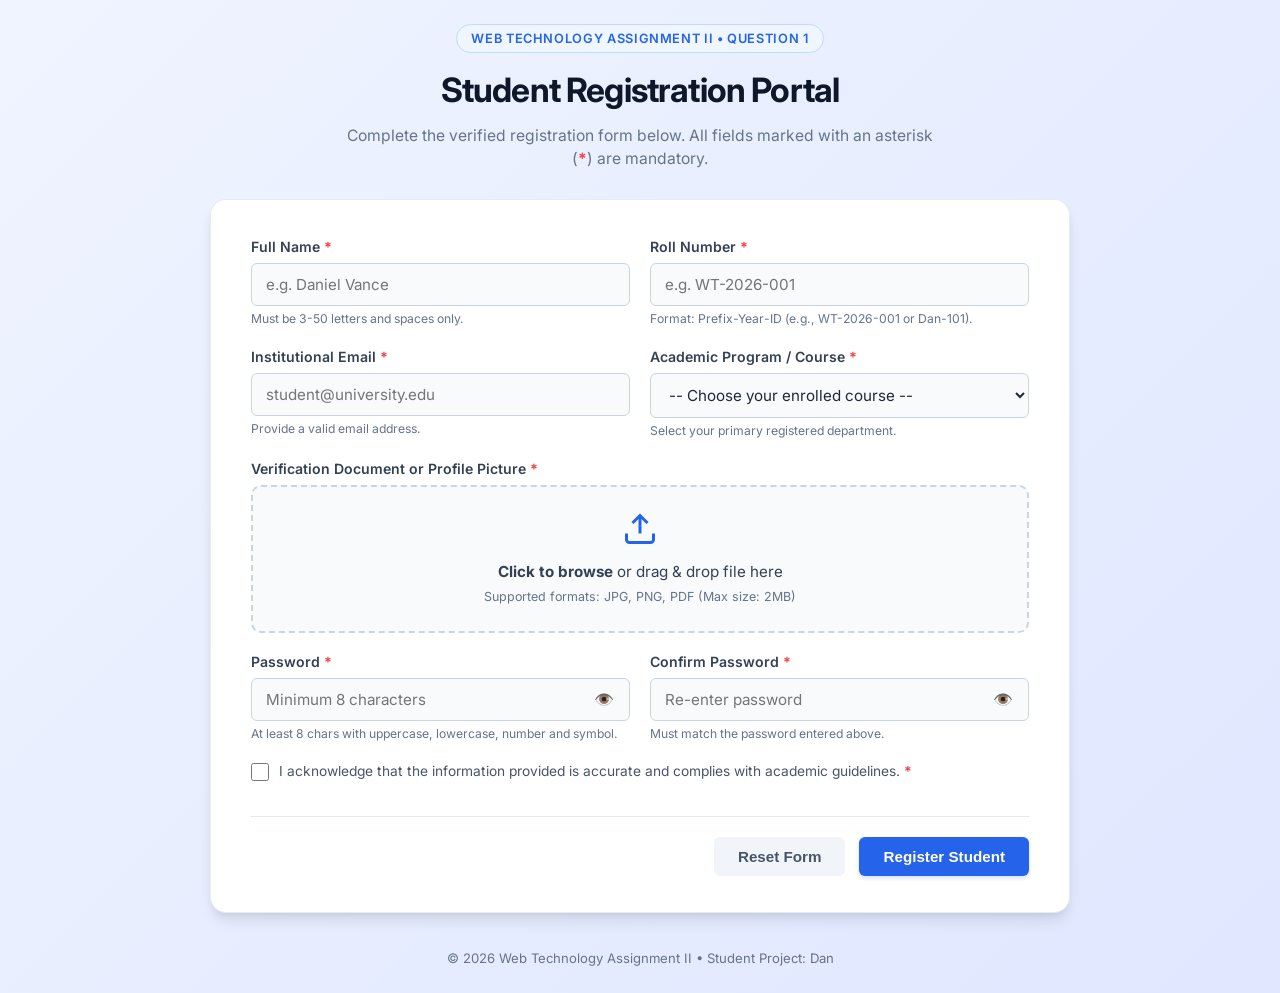
<file: 24CS036_Web Tech Assignment II/Question1/index.html>
<!DOCTYPE html>
<html lang="en">
<head>
  <meta charset="UTF-8">
  <meta name="viewport" content="width=device-width, initial-scale=1.0">
  <title>Student Registration Portal | Question 1</title>
  <link rel="stylesheet" href="style.css">
  <link rel="preconnect" href="https://fonts.googleapis.com">
  <link rel="preconnect" href="https://fonts.gstatic.com" crossorigin>
  <link href="https://fonts.googleapis.com/css2?family=Inter:wght@300;400;500;600;700&display=swap" rel="stylesheet">
</head>
<body>
  <div class="page-container">
    <header class="app-header">
      <div class="badge">Web Technology Assignment II &bull; Question 1</div>
      <h1>Student Registration Portal</h1>
      <p class="subtitle">Complete the verified registration form below. All fields marked with an asterisk (<span class="required-star">*</span>) are mandatory.</p>
    </header>

    <main class="form-wrapper">
      <form id="studentRegistrationForm" class="registration-form" novalidate>
        
        <!-- Row 1: Full Name & Roll Number -->
        <div class="form-grid-2">
          <div class="form-group" id="group-fullName">
            <label for="fullName">Full Name <span class="required-star">*</span></label>
            <div class="input-container">
              <input 
                type="text" 
                id="fullName" 
                name="fullName" 
                placeholder="e.g. Daniel Vance" 
                autocomplete="name"
                aria-describedby="fullNameError"
                required
              >
              <span class="status-icon" aria-hidden="true"></span>
            </div>
            <small class="error-msg" id="fullNameError" role="alert"></small>
            <small class="helper-text">Must be 3-50 letters and spaces only.</small>
          </div>

          <div class="form-group" id="group-rollNumber">
            <label for="rollNumber">Roll Number <span class="required-star">*</span></label>
            <div class="input-container">
              <input 
                type="text" 
                id="rollNumber" 
                name="rollNumber" 
                placeholder="e.g. WT-2026-001" 
                autocomplete="off"
                aria-describedby="rollNumberError"
                required
              >
              <span class="status-icon" aria-hidden="true"></span>
            </div>
            <small class="error-msg" id="rollNumberError" role="alert"></small>
            <small class="helper-text">Format: Prefix-Year-ID (e.g., WT-2026-001 or Dan-101).</small>
          </div>
        </div>

        <!-- Row 2: Email & Course Selection -->
        <div class="form-grid-2">
          <div class="form-group" id="group-email">
            <label for="email">Institutional Email <span class="required-star">*</span></label>
            <div class="input-container">
              <input 
                type="email" 
                id="email" 
                name="email" 
                placeholder="student@university.edu" 
                autocomplete="email"
                aria-describedby="emailError"
                required
              >
              <span class="status-icon" aria-hidden="true"></span>
            </div>
            <small class="error-msg" id="emailError" role="alert"></small>
            <small class="helper-text">Provide a valid email address.</small>
          </div>

          <div class="form-group" id="group-course">
            <label for="course">Academic Program / Course <span class="required-star">*</span></label>
            <div class="input-container">
              <select id="course" name="course" aria-describedby="courseError" required>
                <option value="">-- Choose your enrolled course --</option>
                <option value="Computer Science & Engineering">Computer Science & Engineering</option>
                <option value="Artificial Intelligence & Data Science">Artificial Intelligence & Data Science</option>
                <option value="Information Technology">Information Technology</option>
                <option value="Software Engineering">Software Engineering</option>
                <option value="Cybersecurity & Digital Forensics">Cybersecurity & Digital Forensics</option>
              </select>
              <span class="status-icon" aria-hidden="true"></span>
            </div>
            <small class="error-msg" id="courseError" role="alert"></small>
            <small class="helper-text">Select your primary registered department.</small>
          </div>
        </div>

        <!-- Row 3: File Upload -->
        <div class="form-group" id="group-fileUpload">
          <label for="fileUpload">Verification Document or Profile Picture <span class="required-star">*</span></label>
          <div class="file-dropzone" id="fileDropzone">
            <input 
              type="file" 
              id="fileUpload" 
              name="fileUpload" 
              accept=".jpg,.jpeg,.png,.pdf" 
              aria-describedby="fileUploadError"
              required
            >
            <div class="dropzone-content">
              <svg class="upload-icon" viewBox="0 0 24 24" fill="none" stroke="currentColor" stroke-width="2">
                <path d="M21 15v4a2 2 0 0 1-2 2H5a2 2 0 0 1-2-2v-4"></path>
                <polyline points="17 8 12 3 7 8"></polyline>
                <line x1="12" y1="3" x2="12" y2="15"></line>
              </svg>
              <p class="dropzone-text"><strong>Click to browse</strong> or drag & drop file here</p>
              <p class="dropzone-sub">Supported formats: JPG, PNG, PDF (Max size: 2MB)</p>
            </div>
            <div id="filePreview" class="file-preview-card" style="display: none;">
              <span class="preview-name" id="fileNameDisplay"></span>
              <span class="preview-size" id="fileSizeDisplay"></span>
              <button type="button" id="removeFileBtn" class="remove-file-btn" aria-label="Remove chosen file">&times;</button>
            </div>
          </div>
          <small class="error-msg" id="fileUploadError" role="alert"></small>
        </div>

        <!-- Row 4: Password & Confirm Password -->
        <div class="form-grid-2">
          <div class="form-group" id="group-password">
            <label for="password">Password <span class="required-star">*</span></label>
            <div class="input-container">
              <input 
                type="password" 
                id="password" 
                name="password" 
                placeholder="Minimum 8 characters" 
                autocomplete="new-password"
                aria-describedby="passwordError"
                required
              >
              <button type="button" class="toggle-password" id="togglePasswordBtn" aria-label="Toggle password visibility">👁️</button>
            </div>
            <!-- Password Strength Indicator -->
            <div class="strength-meter-container" id="strengthContainer">
              <div class="strength-bar"><div id="strengthBarFill" class="strength-bar-fill"></div></div>
              <span id="strengthText" class="strength-text">Password strength</span>
            </div>
            <small class="error-msg" id="passwordError" role="alert"></small>
            <small class="helper-text">At least 8 chars with uppercase, lowercase, number and symbol.</small>
          </div>

          <div class="form-group" id="group-confirmPassword">
            <label for="confirmPassword">Confirm Password <span class="required-star">*</span></label>
            <div class="input-container">
              <input 
                type="password" 
                id="confirmPassword" 
                name="confirmPassword" 
                placeholder="Re-enter password" 
                autocomplete="new-password"
                aria-describedby="confirmPasswordError"
                required
              >
              <button type="button" class="toggle-password" id="toggleConfirmPasswordBtn" aria-label="Toggle confirm password visibility">👁️</button>
            </div>
            <small class="error-msg" id="confirmPasswordError" role="alert"></small>
            <small class="helper-text">Must match the password entered above.</small>
          </div>
        </div>

        <!-- Terms Agreement -->
        <div class="form-group checkbox-group" id="group-terms">
          <label class="checkbox-label" for="terms">
            <input type="checkbox" id="terms" name="terms" required>
            <span>I acknowledge that the information provided is accurate and complies with academic guidelines. <span class="required-star">*</span></span>
          </label>
          <small class="error-msg" id="termsError" role="alert"></small>
        </div>

        <!-- Form Actions -->
        <div class="form-actions">
          <button type="reset" id="resetBtn" class="btn btn-secondary">Reset Form</button>
          <button type="submit" id="submitBtn" class="btn btn-primary">
            <span>Register Student</span>
            <span class="btn-spinner" style="display: none;"></span>
          </button>
        </div>
      </form>

      <!-- Success Modal / Summary Card -->
      <div id="successModal" class="modal-overlay" style="display: none;">
        <div class="modal-card">
          <div class="modal-header">
            <div class="success-icon">✓</div>
            <h2>Registration Successful!</h2>
            <p>The student profile has passed all client-side validation rules.</p>
          </div>
          <div class="modal-body" id="summaryDetails">
            <!-- Dynamically populated via script.js -->
          </div>
          <div class="modal-footer">
            <button type="button" id="closeModalBtn" class="btn btn-primary">Done & Register Another</button>
          </div>
        </div>
      </div>
    </main>

    <footer class="app-footer">
      <p>&copy; 2026 Web Technology Assignment II &bull; Student Project: Dan</p>
    </footer>
  </div>

  <script src="script.js"></script>
</body>
</html>
</file>
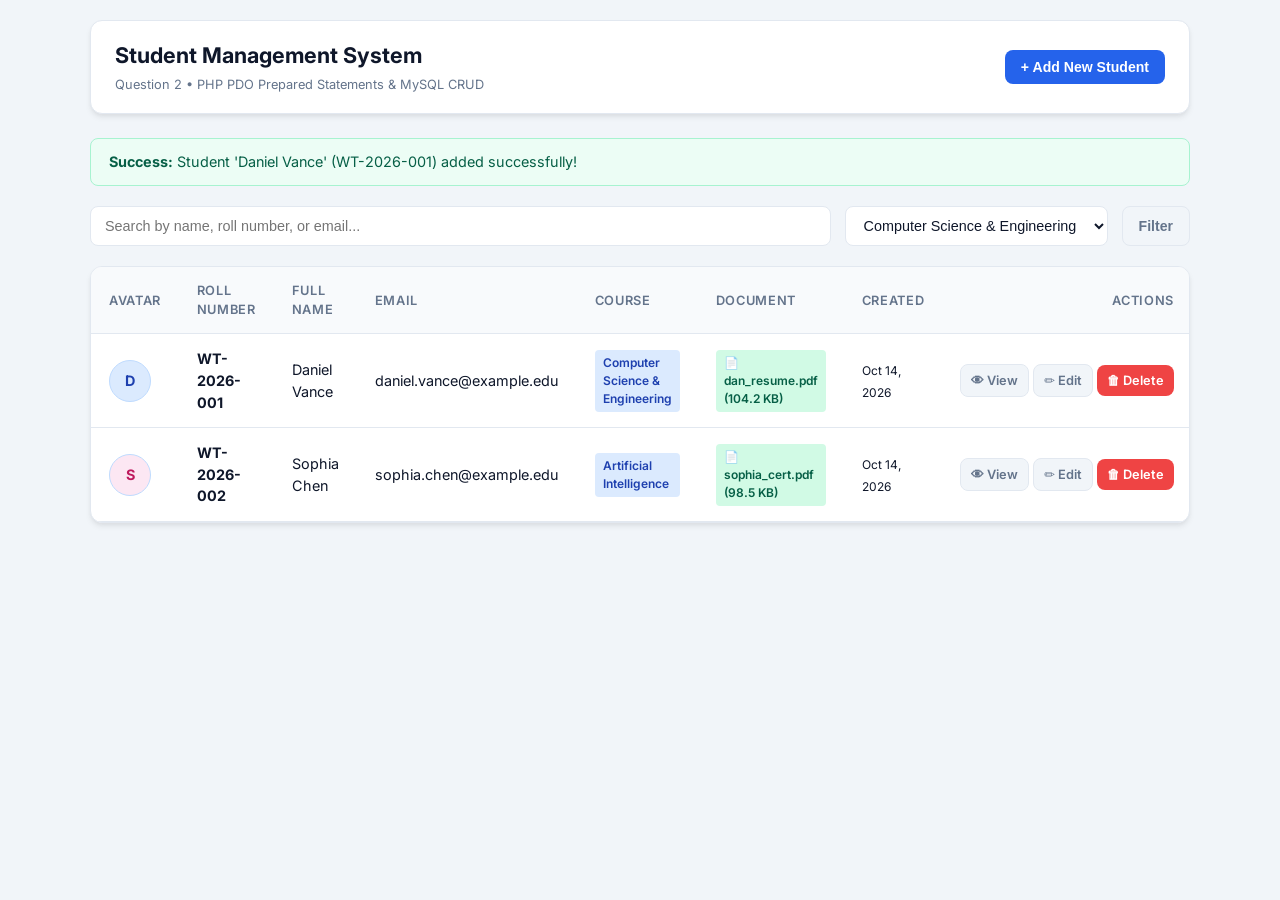
<file: 24CS036_Web Tech Assignment II/Question2/screenshots/preview_dashboard.html>
<!DOCTYPE html>
<html lang="en">
<head>
  <meta charset="UTF-8">
  <title>Question 2 Student Dashboard Preview</title>
  <link rel="stylesheet" href="../style.css">
  <link href="https://fonts.googleapis.com/css2?family=Inter:wght@400;500;600;700&display=swap" rel="stylesheet">
</head>
<body style="background: #f1f5f9; padding: 20px;">
  <div class="container">
    <header class="navbar">
      <div class="nav-brand">
        <h2>Student Management System</h2>
        <span class="subtitle">Question 2 &bull; PHP PDO Prepared Statements & MySQL CRUD</span>
      </div>
      <div class="nav-actions">
        <button class="btn btn-primary">+ Add New Student</button>
      </div>
    </header>

    <div class="alert alert-success">
      <span><strong>Success:</strong> Student 'Daniel Vance' (WT-2026-001) added successfully!</span>
    </div>

    <div class="filters-bar">
      <input type="text" class="search-input" placeholder="Search by name, roll number, or email..." value="">
      <select class="filter-select">
        <option>All Courses</option>
        <option selected>Computer Science & Engineering</option>
      </select>
      <button class="btn btn-secondary">Filter</button>
    </div>

    <main class="table-card">
      <div class="table-responsive">
        <table>
          <thead>
            <tr>
              <th>Avatar</th>
              <th>Roll Number</th>
              <th>Full Name</th>
              <th>Email</th>
              <th>Course</th>
              <th>Document</th>
              <th>Created</th>
              <th style="text-align: right;">Actions</th>
            </tr>
          </thead>
          <tbody>
            <tr>
              <td>
                <div class="avatar-placeholder" style="background: #dbeafe; color: #1e40af; border-radius: 50%; width: 42px; height: 42px; display: flex; align-items: center; justify-content: center; font-weight: bold;">D</div>
              </td>
              <td><strong>WT-2026-001</strong></td>
              <td>Daniel Vance</td>
              <td>daniel.vance@example.edu</td>
              <td><span class="badge badge-blue">Computer Science & Engineering</span></td>
              <td><span class="badge badge-green">📄 dan_resume.pdf (104.2 KB)</span></td>
              <td><small class="subtitle">Oct 14, 2026</small></td>
              <td style="text-align: right; white-space: nowrap;">
                <span class="btn btn-secondary btn-sm">👁 View</span>
                <span class="btn btn-secondary btn-sm">✏ Edit</span>
                <span class="btn btn-danger btn-sm">🗑 Delete</span>
              </td>
            </tr>
            <tr>
              <td>
                <div class="avatar-placeholder" style="background: #fce7f3; color: #be185d; border-radius: 50%; width: 42px; height: 42px; display: flex; align-items: center; justify-content: center; font-weight: bold;">S</div>
              </td>
              <td><strong>WT-2026-002</strong></td>
              <td>Sophia Chen</td>
              <td>sophia.chen@example.edu</td>
              <td><span class="badge badge-blue">Artificial Intelligence</span></td>
              <td><span class="badge badge-green">📄 sophia_cert.pdf (98.5 KB)</span></td>
              <td><small class="subtitle">Oct 14, 2026</small></td>
              <td style="text-align: right; white-space: nowrap;">
                <span class="btn btn-secondary btn-sm">👁 View</span>
                <span class="btn btn-secondary btn-sm">✏ Edit</span>
                <span class="btn btn-danger btn-sm">🗑 Delete</span>
              </td>
            </tr>
          </tbody>
        </table>
      </div>
    </main>
  </div>
</body>
</html>
</file>
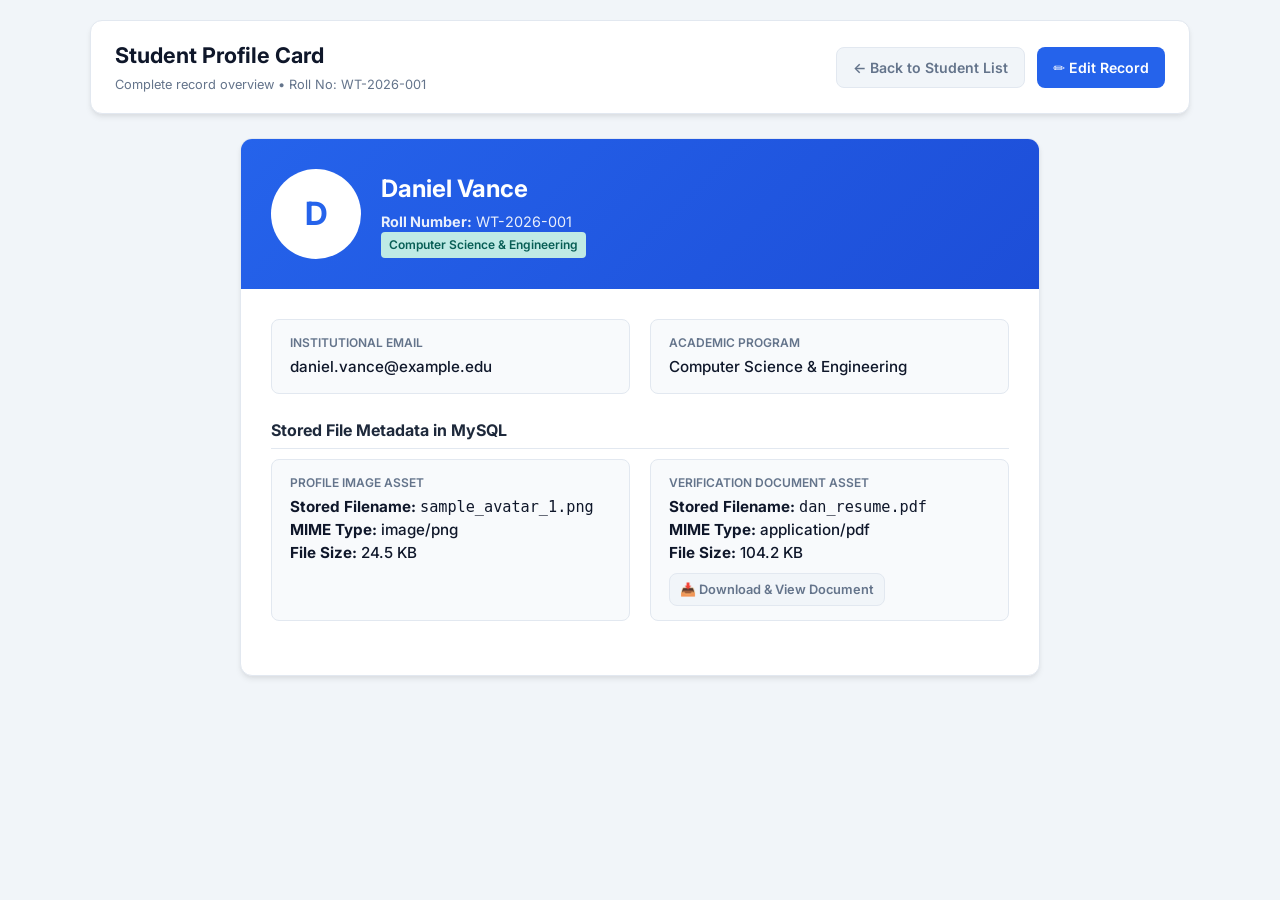
<file: 24CS036_Web Tech Assignment II/Question2/screenshots/preview_view_student.html>
<!DOCTYPE html>
<html lang="en">
<head>
  <meta charset="UTF-8">
  <title>Question 2 Profile View Preview</title>
  <link rel="stylesheet" href="../style.css">
  <link href="https://fonts.googleapis.com/css2?family=Inter:wght@400;500;600;700&display=swap" rel="stylesheet">
</head>
<body style="background: #f1f5f9; padding: 20px;">
  <div class="container">
    <header class="navbar">
      <div class="nav-brand">
        <h2>Student Profile Card</h2>
        <span class="subtitle">Complete record overview &bull; Roll No: WT-2026-001</span>
      </div>
      <div class="nav-actions">
        <span class="btn btn-secondary">&larr; Back to Student List</span>
        <span class="btn btn-primary">✏ Edit Record</span>
      </div>
    </header>

    <main class="profile-card">
      <div class="profile-header">
        <div class="profile-avatar-placeholder">D</div>
        <div class="profile-meta">
          <h2>Daniel Vance</h2>
          <p><strong>Roll Number:</strong> WT-2026-001</p>
          <p><span class="badge badge-green">Computer Science & Engineering</span></p>
        </div>
      </div>

      <div class="profile-body">
        <div class="detail-grid">
          <div class="detail-item">
            <div class="detail-label">Institutional Email</div>
            <div class="detail-value">daniel.vance@example.edu</div>
          </div>
          <div class="detail-item">
            <div class="detail-label">Academic Program</div>
            <div class="detail-value">Computer Science & Engineering</div>
          </div>
        </div>

        <h4 style="margin: 20px 0 10px 0; color: #1e293b; border-bottom: 1px solid #e2e8f0; padding-bottom: 6px;">
          Stored File Metadata in MySQL
        </h4>

        <div class="detail-grid">
          <div class="detail-item">
            <div class="detail-label">Profile Image Asset</div>
            <div class="detail-value">
              <p><strong>Stored Filename:</strong> <code>sample_avatar_1.png</code></p>
              <p><strong>MIME Type:</strong> image/png</p>
              <p><strong>File Size:</strong> 24.5 KB</p>
            </div>
          </div>
          <div class="detail-item">
            <div class="detail-label">Verification Document Asset</div>
            <div class="detail-value">
              <p><strong>Stored Filename:</strong> <code>dan_resume.pdf</code></p>
              <p><strong>MIME Type:</strong> application/pdf</p>
              <p><strong>File Size:</strong> 104.2 KB</p>
              <div style="margin-top: 8px;">
                <span class="btn btn-secondary btn-sm">📥 Download & View Document</span>
              </div>
            </div>
          </div>
        </div>
      </div>
    </main>
  </div>
</body>
</html>
</file>
<file: 24CS036_Web Tech Assignment II/Question1/style.css>
/* ==============================================================================
   Web Technology Assignment II - Question 1 Stylesheet
   Responsive Design, Modern Typography, Validation States & Visual Feedback
   ============================================================================== */

:root {
  --primary-color: #2563eb;
  --primary-hover: #1d4ed8;
  --primary-light: #eff6ff;
  --secondary-color: #64748b;
  --secondary-hover: #475569;
  --success-color: #10b981;
  --warning-color: #f59e0b;
  --danger-color: #ef4444;
  --bg-gradient: linear-gradient(135deg, #f0f4ff 0%, #e0e7ff 100%);
  --surface-color: #ffffff;
  --text-main: #1e293b;
  --text-muted: #64748b;
  --border-color: #cbd5e1;
  --border-focus: #3b82f6;
  --radius-sm: 6px;
  --radius-md: 10px;
  --radius-lg: 16px;
  --shadow-sm: 0 1px 2px 0 rgba(0, 0, 0, 0.05);
  --shadow-md: 0 4px 6px -1px rgba(0, 0, 0, 0.1), 0 2px 4px -1px rgba(0, 0, 0, 0.06);
  --shadow-lg: 0 10px 15px -3px rgba(0, 0, 0, 0.1), 0 4px 6px -2px rgba(0, 0, 0, 0.05);
  --transition: all 0.25s ease-in-out;
}

/* Reset & Box Sizing */
*, *::before, *::after {
  box-sizing: border-box;
  margin: 0;
  padding: 0;
}

body {
  font-family: 'Inter', system-ui, -apple-system, BlinkMacSystemFont, "Segoe UI", Roboto, sans-serif;
  background: var(--bg-gradient);
  color: var(--text-main);
  min-height: 100vh;
  display: flex;
  flex-direction: column;
  line-height: 1.5;
  padding: 24px 16px;
}

.page-container {
  max-width: 860px;
  margin: 0 auto;
  width: 100%;
}

/* Header */
.app-header {
  text-align: center;
  margin-bottom: 28px;
}

.badge {
  display: inline-block;
  padding: 4px 14px;
  font-size: 0.8rem;
  font-weight: 600;
  color: var(--primary-color);
  background: var(--primary-light);
  border: 1px solid #bfdbfe;
  border-radius: 9999px;
  margin-bottom: 12px;
  text-transform: uppercase;
  letter-spacing: 0.05em;
}

.app-header h1 {
  font-size: 2.1rem;
  font-weight: 700;
  color: #0f172a;
  letter-spacing: -0.025em;
  margin-bottom: 8px;
}

.subtitle {
  color: var(--text-muted);
  font-size: 0.98rem;
  max-width: 600px;
  margin: 0 auto;
}

.required-star {
  color: var(--danger-color);
  font-weight: bold;
}

/* Form Container Card */
.form-wrapper {
  background: var(--surface-color);
  border-radius: var(--radius-lg);
  box-shadow: var(--shadow-lg);
  padding: 36px 40px;
  border: 1px solid rgba(226, 232, 240, 0.8);
}

/* Grid Layouts */
.form-grid-2 {
  display: grid;
  grid-template-columns: 1fr 1fr;
  gap: 20px;
  margin-bottom: 18px;
}

.form-group {
  display: flex;
  flex-direction: column;
  margin-bottom: 18px;
  position: relative;
}

.form-grid-2 .form-group {
  margin-bottom: 0;
}

label {
  font-size: 0.88rem;
  font-weight: 600;
  color: #334155;
  margin-bottom: 6px;
}

/* Inputs & Select */
.input-container {
  position: relative;
  display: flex;
  align-items: center;
}

input[type="text"],
input[type="email"],
input[type="password"],
select {
  width: 100%;
  padding: 11px 14px;
  font-size: 0.95rem;
  font-family: inherit;
  color: var(--text-main);
  background-color: #f8fafc;
  border: 1.5px solid var(--border-color);
  border-radius: var(--radius-sm);
  outline: none;
  transition: var(--transition);
}

input[type="text"]:focus,
input[type="email"]:focus,
input[type="password"]:focus,
select:focus {
  background-color: #ffffff;
  border-color: var(--border-focus);
  box-shadow: 0 0 0 3px rgba(59, 130, 246, 0.15);
}

/* Validation Styling States */
.form-group.is-valid input,
.form-group.is-valid select {
  border-color: var(--success-color);
  background-color: #f0fdf4;
}

.form-group.has-error input,
.form-group.has-error select {
  border-color: var(--danger-color);
  background-color: #fef2f2;
}

.status-icon {
  position: absolute;
  right: 12px;
  font-size: 0.9rem;
  pointer-events: none;
  display: none;
}

.form-group.is-valid .status-icon {
  display: inline-block;
  color: var(--success-color);
}
.form-group.is-valid .status-icon::after {
  content: "✔";
}

.form-group.has-error .status-icon {
  display: inline-block;
  color: var(--danger-color);
}
.form-group.has-error .status-icon::after {
  content: "✖";
}

/* Password Toggle Button */
.toggle-password {
  position: absolute;
  right: 12px;
  background: none;
  border: none;
  cursor: pointer;
  font-size: 1rem;
  padding: 4px;
  color: var(--text-muted);
  user-select: none;
}
.toggle-password:hover {
  color: var(--text-main);
}

/* Error & Helper Messages */
.error-msg {
  color: var(--danger-color);
  font-size: 0.8rem;
  margin-top: 5px;
  display: none;
  font-weight: 500;
}

.form-group.has-error .error-msg {
  display: block;
}

.helper-text {
  color: var(--text-muted);
  font-size: 0.76rem;
  margin-top: 4px;
}

/* Password Strength Indicator */
.strength-meter-container {
  margin-top: 8px;
  display: none;
}

.strength-meter-container.active {
  display: block;
}

.strength-bar {
  height: 5px;
  width: 100%;
  background-color: #e2e8f0;
  border-radius: 999px;
  overflow: hidden;
}

.strength-bar-fill {
  height: 100%;
  width: 0%;
  transition: width 0.3s ease, background-color 0.3s ease;
}

.strength-text {
  font-size: 0.75rem;
  font-weight: 600;
  margin-top: 3px;
  display: block;
}

/* File Dropzone */
.file-dropzone {
  position: relative;
  border: 2px dashed var(--border-color);
  border-radius: var(--radius-md);
  padding: 24px;
  text-align: center;
  background: #f8fafc;
  cursor: pointer;
  transition: var(--transition);
}

.file-dropzone:hover,
.file-dropzone.dragover {
  border-color: var(--primary-color);
  background: var(--primary-light);
}

.file-dropzone input[type="file"] {
  position: absolute;
  top: 0;
  left: 0;
  width: 100%;
  height: 100%;
  opacity: 0;
  cursor: pointer;
}

.upload-icon {
  width: 36px;
  height: 36px;
  stroke: var(--primary-color);
  margin-bottom: 8px;
}

.dropzone-text {
  font-size: 0.95rem;
  color: #334155;
}

.dropzone-sub {
  font-size: 0.78rem;
  color: var(--text-muted);
  margin-top: 4px;
}

/* File Preview Card */
.file-preview-card {
  display: flex;
  align-items: center;
  justify-content: space-between;
  background: #ffffff;
  border: 1px solid #bfdbfe;
  border-radius: var(--radius-sm);
  padding: 10px 14px;
  margin-top: 8px;
}

.preview-name {
  font-size: 0.85rem;
  font-weight: 600;
  color: #1e3a8a;
  overflow: hidden;
  text-overflow: ellipsis;
  white-space: nowrap;
  max-width: 65%;
}

.preview-size {
  font-size: 0.78rem;
  color: var(--text-muted);
}

.remove-file-btn {
  background: #fee2e2;
  color: var(--danger-color);
  border: none;
  border-radius: 50%;
  width: 24px;
  height: 24px;
  cursor: pointer;
  font-size: 1rem;
  line-height: 1;
  display: flex;
  align-items: center;
  justify-content: center;
  transition: var(--transition);
}

.remove-file-btn:hover {
  background: var(--danger-color);
  color: #ffffff;
}

/* Checkbox Terms */
.checkbox-group {
  margin-top: 6px;
}

.checkbox-label {
  display: flex;
  align-items: flex-start;
  gap: 10px;
  font-size: 0.86rem;
  color: #475569;
  cursor: pointer;
  font-weight: 400;
}

.checkbox-label input[type="checkbox"] {
  width: 18px;
  height: 18px;
  margin-top: 2px;
  accent-color: var(--primary-color);
  cursor: pointer;
}

/* Form Actions */
.form-actions {
  display: flex;
  justify-content: flex-end;
  gap: 14px;
  margin-top: 28px;
  padding-top: 20px;
  border-top: 1px solid #e2e8f0;
}

.btn {
  padding: 11px 24px;
  font-size: 0.95rem;
  font-weight: 600;
  border-radius: var(--radius-sm);
  cursor: pointer;
  transition: var(--transition);
  border: none;
  display: inline-flex;
  align-items: center;
  gap: 8px;
}

.btn-primary {
  background-color: var(--primary-color);
  color: #ffffff;
  box-shadow: 0 2px 4px rgba(37, 99, 235, 0.2);
}

.btn-primary:hover {
  background-color: var(--primary-hover);
  transform: translateY(-1px);
}

.btn-secondary {
  background-color: #f1f5f9;
  color: #475569;
}

.btn-secondary:hover {
  background-color: #e2e8f0;
  color: var(--text-main);
}

/* Success Modal */
.modal-overlay {
  position: fixed;
  top: 0;
  left: 0;
  right: 0;
  bottom: 0;
  background-color: rgba(15, 23, 42, 0.6);
  display: flex;
  align-items: center;
  justify-content: center;
  z-index: 1000;
  backdrop-filter: blur(4px);
  animation: fadeIn 0.25s ease-out;
}

.modal-card {
  background: #ffffff;
  border-radius: var(--radius-lg);
  max-width: 500px;
  width: 90%;
  padding: 30px;
  box-shadow: var(--shadow-lg);
  text-align: center;
}

.success-icon {
  width: 56px;
  height: 56px;
  background-color: #d1fae5;
  color: var(--success-color);
  border-radius: 50%;
  font-size: 1.8rem;
  display: flex;
  align-items: center;
  justify-content: center;
  margin: 0 auto 16px;
  font-weight: bold;
}

.modal-header h2 {
  font-size: 1.4rem;
  color: #0f172a;
  margin-bottom: 6px;
}

.modal-header p {
  color: var(--text-muted);
  font-size: 0.88rem;
}

.modal-body {
  margin: 20px 0;
  background: #f8fafc;
  border: 1px solid #e2e8f0;
  border-radius: var(--radius-sm);
  padding: 16px;
  text-align: left;
  font-size: 0.88rem;
}

.summary-item {
  display: flex;
  justify-content: space-between;
  padding: 6px 0;
  border-bottom: 1px solid #edf2f7;
}
.summary-item:last-child {
  border-bottom: none;
}
.summary-label {
  font-weight: 600;
  color: #64748b;
}
.summary-value {
  font-weight: 500;
  color: #0f172a;
}

.modal-footer {
  margin-top: 16px;
}

/* Footer */
.app-footer {
  text-align: center;
  margin-top: 36px;
  font-size: 0.82rem;
  color: var(--text-muted);
}

/* Responsive Media Queries */
@media (max-width: 768px) {
  .form-grid-2 {
    grid-template-columns: 1fr;
    gap: 16px;
  }

  .form-wrapper {
    padding: 24px 20px;
  }

  .app-header h1 {
    font-size: 1.6rem;
  }

  .form-actions {
    flex-direction: column-reverse;
  }

  .btn {
    width: 100%;
    justify-content: center;
  }
}

@keyframes fadeIn {
  from { opacity: 0; transform: scale(0.96); }
  to { opacity: 1; transform: scale(1); }
}
</file>
<file: 24CS036_Web Tech Assignment II/Question2/style.css>
/* ==============================================================================
   Web Technology Assignment II - Question 2 Stylesheet
   Modern Dashboard, CRUD UI, Tables, Badges, Modals and Alerts
   ============================================================================== */

:root {
  --primary: #2563eb;
  --primary-hover: #1d4ed8;
  --primary-light: #eff6ff;
  --secondary: #64748b;
  --success: #10b981;
  --warning: #f59e0b;
  --danger: #ef4444;
  --danger-hover: #dc2626;
  --bg-color: #f1f5f9;
  --card-bg: #ffffff;
  --text-dark: #0f172a;
  --text-muted: #64748b;
  --border-color: #e2e8f0;
  --radius: 8px;
  --radius-lg: 12px;
  --shadow: 0 4px 6px -1px rgba(0, 0, 0, 0.08), 0 2px 4px -1px rgba(0, 0, 0, 0.04);
}

*, *::before, *::after {
  box-sizing: border-box;
  margin: 0;
  padding: 0;
}

body {
  font-family: 'Inter', system-ui, -apple-system, BlinkMacSystemFont, "Segoe UI", Roboto, sans-serif;
  background-color: var(--bg-color);
  color: var(--text-dark);
  line-height: 1.5;
  padding: 24px 16px;
  min-height: 100vh;
}

.container {
  max-width: 1100px;
  margin: 0 auto;
}

/* Header & Navigation Bar */
.navbar {
  display: flex;
  justify-content: space-between;
  align-items: center;
  background: var(--card-bg);
  padding: 18px 24px;
  border-radius: var(--radius-lg);
  box-shadow: var(--shadow);
  margin-bottom: 24px;
  border: 1px solid var(--border-color);
}

.nav-brand h2 {
  font-size: 1.35rem;
  font-weight: 700;
  color: var(--text-dark);
}

.nav-brand .subtitle {
  font-size: 0.8rem;
  color: var(--text-muted);
}

.nav-actions {
  display: flex;
  gap: 12px;
}

/* Buttons */
.btn {
  display: inline-flex;
  align-items: center;
  gap: 6px;
  padding: 9px 16px;
  font-size: 0.88rem;
  font-weight: 600;
  border-radius: var(--radius);
  text-decoration: none;
  border: none;
  cursor: pointer;
  transition: all 0.2s ease;
}

.btn-primary {
  background: var(--primary);
  color: #ffffff;
}
.btn-primary:hover {
  background: var(--primary-hover);
}

.btn-secondary {
  background: #f1f5f9;
  color: var(--text-muted);
  border: 1px solid var(--border-color);
}
.btn-secondary:hover {
  background: #e2e8f0;
  color: var(--text-dark);
}

.btn-danger {
  background: var(--danger);
  color: #ffffff;
}
.btn-danger:hover {
  background: var(--danger-hover);
}

.btn-sm {
  padding: 6px 10px;
  font-size: 0.8rem;
}

/* Alerts / Flash Messages */
.alert {
  padding: 12px 18px;
  border-radius: var(--radius);
  margin-bottom: 20px;
  font-size: 0.9rem;
  display: flex;
  align-items: center;
  justify-content: space-between;
}

.alert-success {
  background: #ecfdf5;
  color: #065f46;
  border: 1px solid #a7f3d0;
}

.alert-danger {
  background: #fef2f2;
  color: #991b1b;
  border: 1px solid #fecaca;
}

/* Search and Filters Bar */
.filters-bar {
  display: flex;
  gap: 14px;
  margin-bottom: 20px;
  flex-wrap: wrap;
}

.search-input {
  flex: 1;
  min-width: 250px;
  padding: 10px 14px;
  border: 1px solid var(--border-color);
  border-radius: var(--radius);
  font-size: 0.9rem;
  background: #ffffff;
}

.filter-select {
  padding: 10px 14px;
  border: 1px solid var(--border-color);
  border-radius: var(--radius);
  font-size: 0.9rem;
  background: #ffffff;
  color: var(--text-dark);
}

/* Data Table Card */
.table-card {
  background: var(--card-bg);
  border-radius: var(--radius-lg);
  box-shadow: var(--shadow);
  border: 1px solid var(--border-color);
  overflow: hidden;
}

.table-responsive {
  width: 100%;
  overflow-x: auto;
}

table {
  width: 100%;
  border-collapse: collapse;
  text-align: left;
  font-size: 0.9rem;
}

thead {
  background-color: #f8fafc;
  border-bottom: 1px solid var(--border-color);
}

th {
  padding: 14px 18px;
  font-weight: 600;
  color: var(--text-muted);
  font-size: 0.8rem;
  text-transform: uppercase;
  letter-spacing: 0.05em;
}

td {
  padding: 14px 18px;
  border-bottom: 1px solid var(--border-color);
  vertical-align: middle;
}

tbody tr:hover {
  background-color: #f8fafc;
}

/* Avatar Thumbnail */
.avatar-thumb {
  width: 42px;
  height: 42px;
  border-radius: 50%;
  object-fit: cover;
  border: 2px solid #e2e8f0;
}

.avatar-placeholder {
  width: 42px;
  height: 42px;
  border-radius: 50%;
  background: var(--primary-light);
  color: var(--primary);
  display: flex;
  align-items: center;
  justify-content: center;
  font-weight: 700;
  font-size: 0.9rem;
  border: 1px solid #bfdbfe;
}

/* Badges */
.badge {
  display: inline-block;
  padding: 4px 8px;
  border-radius: 4px;
  font-size: 0.75rem;
  font-weight: 600;
}

.badge-blue {
  background: #dbeafe;
  color: #1e40af;
}

.badge-gray {
  background: #f1f5f9;
  color: #475569;
}

.badge-green {
  background: #d1fae5;
  color: #065f46;
}

/* Form Card (Add / Edit) */
.form-card {
  background: var(--card-bg);
  border-radius: var(--radius-lg);
  box-shadow: var(--shadow);
  border: 1px solid var(--border-color);
  padding: 30px;
  max-width: 750px;
  margin: 0 auto;
}

.form-title {
  font-size: 1.3rem;
  margin-bottom: 20px;
  padding-bottom: 12px;
  border-bottom: 1px solid var(--border-color);
}

.form-row {
  display: grid;
  grid-template-columns: 1fr 1fr;
  gap: 16px;
  margin-bottom: 16px;
}

.form-group {
  margin-bottom: 16px;
}

.form-group label {
  display: block;
  font-size: 0.85rem;
  font-weight: 600;
  margin-bottom: 6px;
  color: #334155;
}

.form-control {
  width: 100%;
  padding: 10px 14px;
  border: 1px solid var(--border-color);
  border-radius: var(--radius);
  font-size: 0.9rem;
  font-family: inherit;
}

.form-control:focus {
  outline: none;
  border-color: var(--primary);
  box-shadow: 0 0 0 3px rgba(37, 99, 235, 0.12);
}

.current-file-badge {
  display: inline-flex;
  align-items: center;
  gap: 8px;
  margin-top: 6px;
  font-size: 0.8rem;
  color: #475569;
  background: #f8fafc;
  padding: 4px 10px;
  border-radius: 4px;
  border: 1px solid var(--border-color);
}

/* Detail Profile View */
.profile-card {
  background: var(--card-bg);
  border-radius: var(--radius-lg);
  box-shadow: var(--shadow);
  border: 1px solid var(--border-color);
  overflow: hidden;
  max-width: 800px;
  margin: 0 auto;
}

.profile-header {
  background: linear-gradient(135deg, #2563eb, #1d4ed8);
  padding: 30px;
  color: #ffffff;
  display: flex;
  align-items: center;
  gap: 20px;
}

.profile-avatar-large {
  width: 90px;
  height: 90px;
  border-radius: 50%;
  object-fit: cover;
  border: 3px solid rgba(255, 255, 255, 0.8);
  background: #ffffff;
}

.profile-avatar-placeholder {
  width: 90px;
  height: 90px;
  border-radius: 50%;
  background: #ffffff;
  color: var(--primary);
  font-size: 2rem;
  font-weight: bold;
  display: flex;
  align-items: center;
  justify-content: center;
}

.profile-meta h2 {
  font-size: 1.5rem;
  margin-bottom: 4px;
}

.profile-meta p {
  opacity: 0.9;
  font-size: 0.9rem;
}

.profile-body {
  padding: 30px;
}

.detail-grid {
  display: grid;
  grid-template-columns: 1fr 1fr;
  gap: 20px;
  margin-bottom: 24px;
}

.detail-item {
  background: #f8fafc;
  padding: 14px 18px;
  border-radius: var(--radius);
  border: 1px solid var(--border-color);
}

.detail-label {
  font-size: 0.75rem;
  text-transform: uppercase;
  color: var(--text-muted);
  font-weight: 600;
  margin-bottom: 4px;
}

.detail-value {
  font-size: 0.95rem;
  font-weight: 500;
  color: var(--text-dark);
}

.empty-state {
  text-align: center;
  padding: 48px 20px;
  color: var(--text-muted);
}

/* Responsive */
@media (max-width: 768px) {
  .navbar {
    flex-direction: column;
    align-items: flex-start;
    gap: 14px;
  }
  .form-row, .detail-grid {
    grid-template-columns: 1fr;
  }
  .profile-header {
    flex-direction: column;
    text-align: center;
  }
}
</file>
